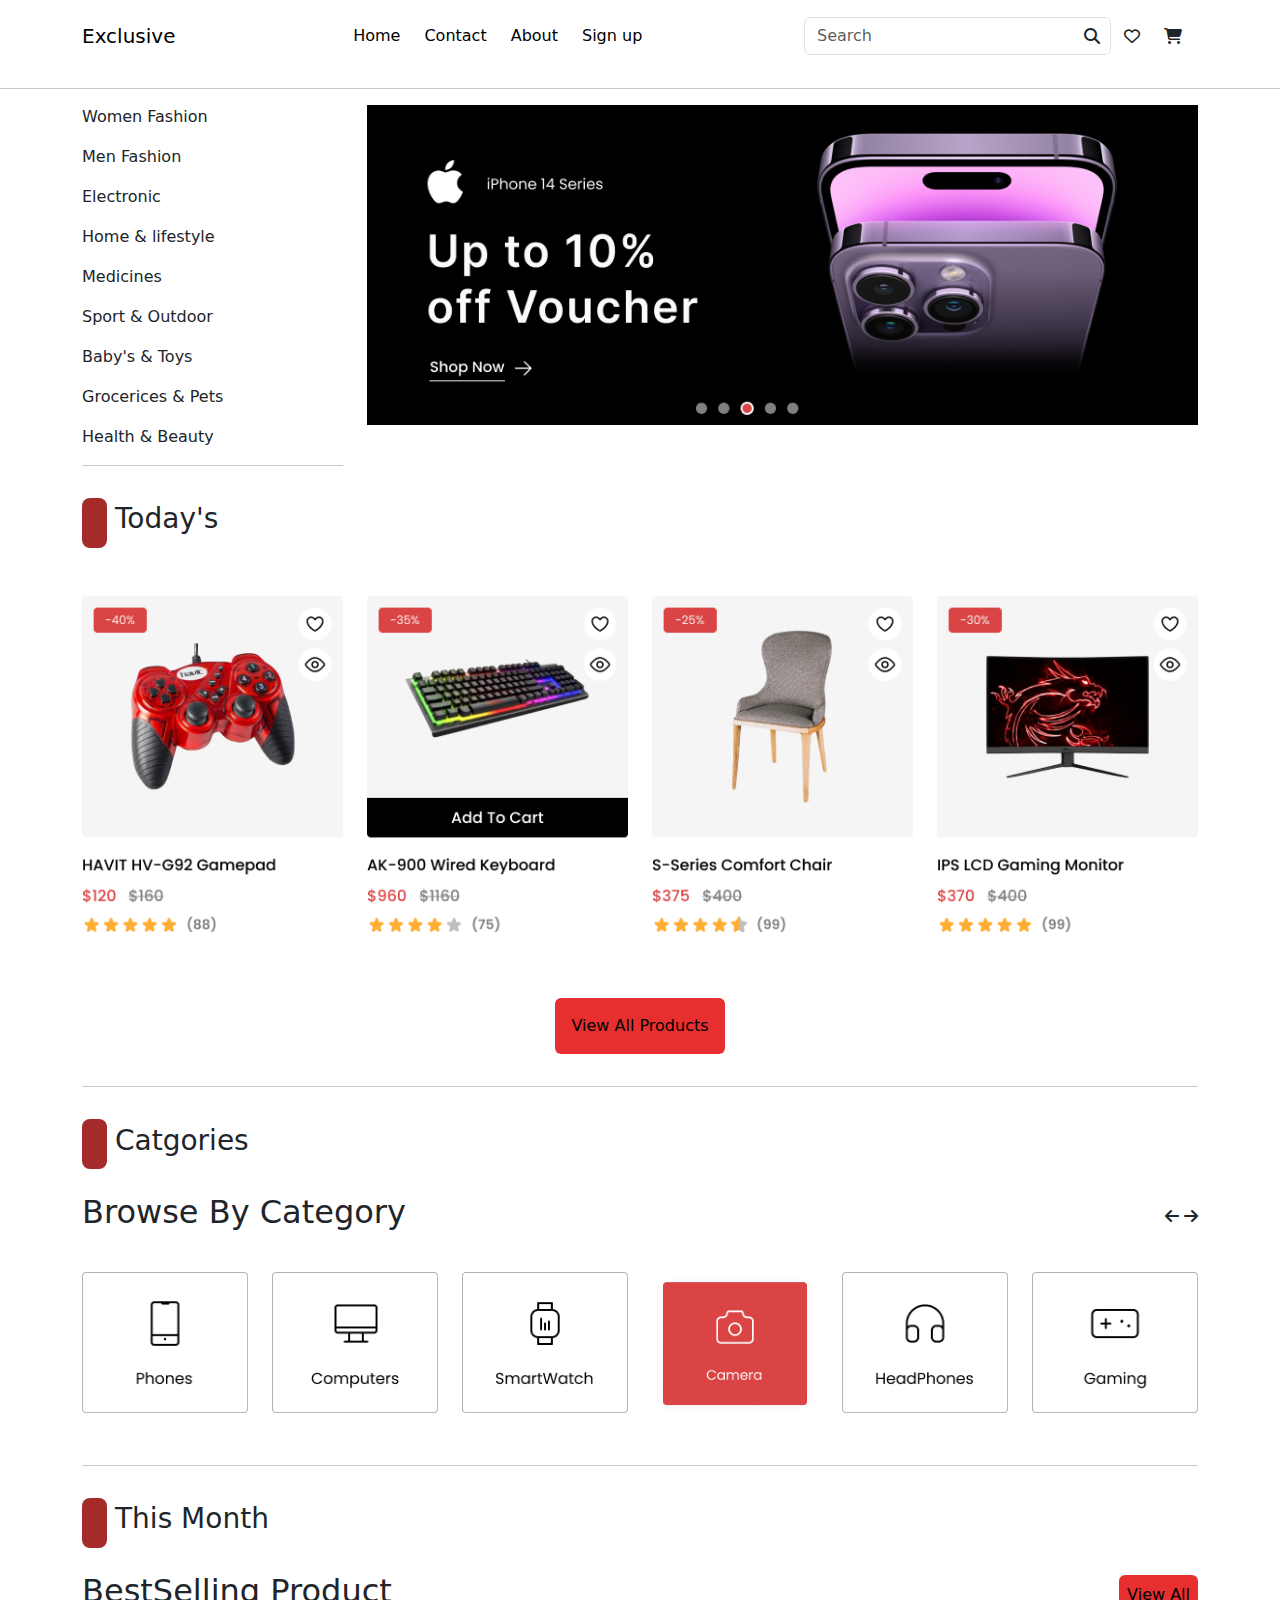
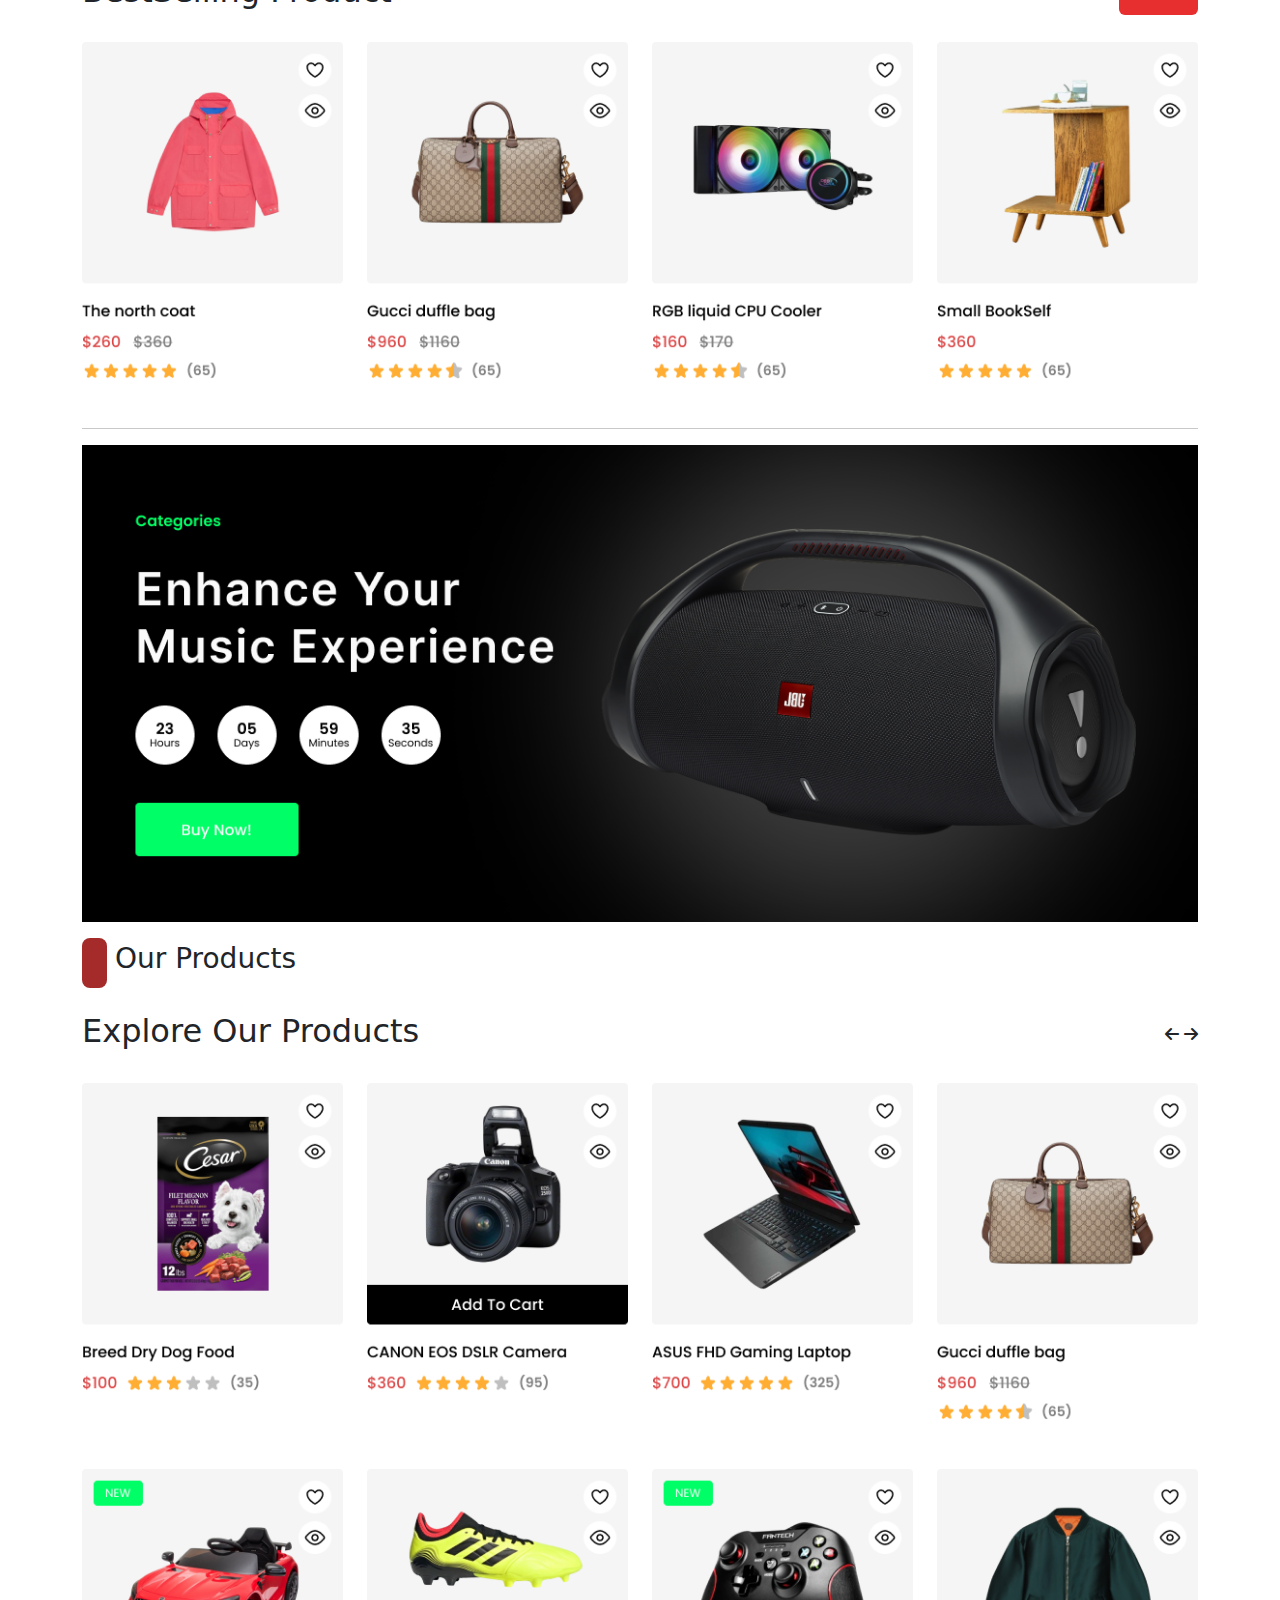
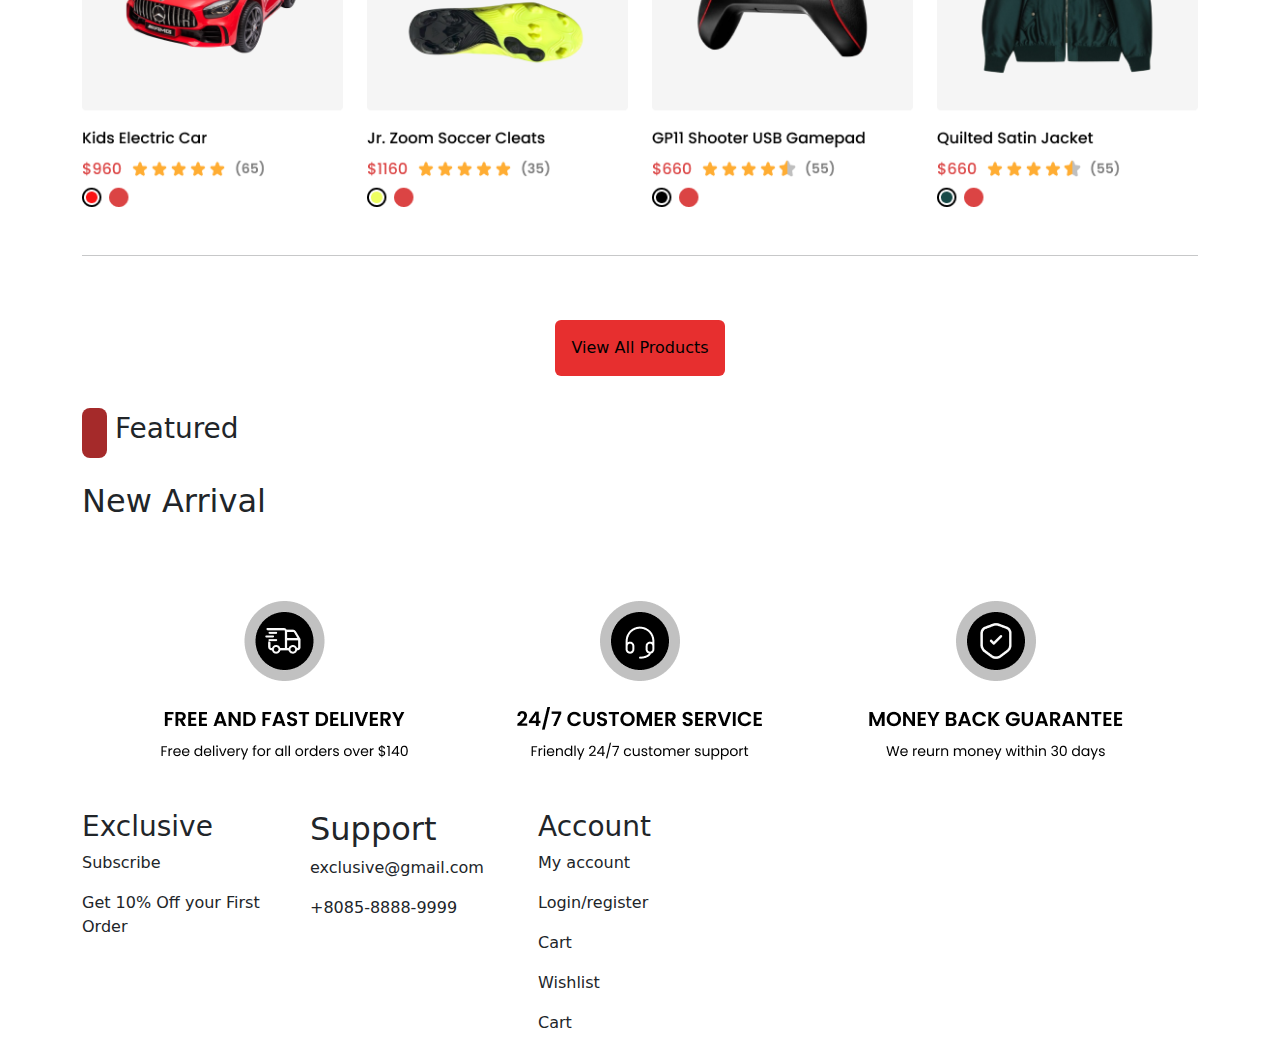
<file: index.html>
<!doctype html>
<html lang="en">

<head>
  <meta charset="utf-8">
  <meta name="viewport" content="width=device-width, initial-scale=1">
  <title>Bootstrap demo</title>
  <link rel="stylesheet" href="https://cdnjs.cloudflare.com/ajax/libs/font-awesome/6.7.2/css/all.min.css"
    integrity="sha512-Evv84Mr4kqVGRNSgIGL/F/aIDqQb7xQ2vcrdIwxfjThSH8CSR7PBEakCr51Ck+w+/U6swU2Im1vVX0SVk9ABhg=="
    crossorigin="anonymous" referrerpolicy="no-referrer" />
  <link rel="stylesheet" href="https://cdnjs.cloudflare.com/ajax/libs/font-awesome/6.7.2/css/all.min.css"
    integrity="sha512-Evv84Mr4kqVGRNSgIGL/F/aIDqQb7xQ2vcrdIwxfjThSH8CSR7PBEakCr51Ck+w+/U6swU2Im1vVX0SVk9ABhg=="
    crossorigin="anonymous" referrerpolicy="no-referrer" />
  <link href="https://cdn.jsdelivr.net/npm/bootstrap@5.3.3/dist/css/bootstrap.min.css" rel="stylesheet"
    integrity="sha384-QWTKZyjpPEjISv5WaRU9OFeRpok6YctnYmDr5pNlyT2bRjXh0JMhjY6hW+ALEwIH" crossorigin="anonymous">
  <link rel="stylesheet" href="style.css">
</head>

<body>

  <!--navbar start  -->
  <nav class="navbar navbar-expand-lg  " style="background-color: white;">
    <div class="container d-flex justify-conten-around py-2">
      <a class="navbar-brand" href="#">Exclusive</a>
      <button class="navbar-toggler" type="button" data-bs-toggle="collapse" data-bs-target="#navbarSupportedContent"
        aria-controls="navbarSupportedContent" aria-expanded="false" aria-label="Toggle navigation">
        <span class="navbar-toggler-icon"></span>
      </button>
      <div class="collapse navbar-collapse" id="navbarSupportedContent">
        <ul class="navbar-nav me-auto mb-2 mb-lg-0 mx-auto gap-2">
          <li class="nav-item">
            <a class="nav-link active" aria-current="page" href="#">Home</a>
          </li>
          <li class="nav-item">
            <a class="nav-link active" aria-current="page" href="#">Contact</a>
          </li>

          <li class="nav-item">
            <a class="nav-link active" aria-current="page" href="#">About</a>
          </li>

          <li class="nav-item">
            <a class="nav-link active" aria-current="page" href="#">Sign up</a>
          </li>

        </ul>
        <form class="d-flex" role="search">
          <input class="form-control me-2" size="30" type="search" placeholder="Search" aria-label="Search">
          <i class="fa-solid fa-magnifying-glass d-flex justify-conten-center align-items-center serc-icon me-2"></i>
          <!-- <button class="btn btn-outline-success" type="submit">Search</button> -->
          <div class="d-flex justify-conten-center align-items-center gap-4 mx-3">
            <i class="fa-regular fa-heart"></i>
            <i class="fa-solid fa-cart-shopping"></i>
          </div>
        </form>
      </div>
    </div>

  </nav>
  <hr>
  <!-- navbar end -->

  <!-- section 2 start -->

  <div class="container">
    <div class="row">
      <div class="col-3 col-md-3 col-12">
        <p>Women Fashion</p>
        <p>Men Fashion</p>
        <p>Electronic</p>
        <p>Home & lifestyle</p>
        <p>Medicines</p>
        <p>Sport & Outdoor</p>
        <p>Baby's & Toys</p>
        <p>Grocerices & Pets</p>
        <p>Health & Beauty</p>


        <hr class="d-flex flex-column align-items-end">
      </div>

      <div class="col-9 col-md-9 col-12">
        <img src="images/Frame 560.png" alt="" class="img-fluid">
      </div>

    </div>
  </div>

  <!-- second end -->

  <!-- third start -->

  <div class="container">
    <div class="row ">
      <div class="col-12 d-flex align-items-center gap-2 mt-3">
        <div class="red-box"></div>
        <h3>Today's</h3>
      </div>

      <!-- <div class="col d-flex ">
      
        <p class="">Days</p>
        <p class="">Hours</p>
        <p class="">Minutes</p>
        <p class="">Second</p>
 
      </div>

      <div class="col ">
       
      </div>
      <div class="col ">
        <div class="d-flex align-items-center justify-content-between">
          <h2>Flash Sale</h2>
          <h2>03:</h2>
          <h2>23:</h2>
          <h2>19:</h2>
          <h2>56</h2>
        
          <div>
            <i class="fa-solid fa-arrow-left "></i>
            <i class="fa-solid fa-arrow-right "></i>
          </div>
        </div>
      </div>
    -->

    </div>
  </div>

  <div class="container mt-5">
    <div class="row ">
      <div class="col-3 col-lg-3 col-md-6 col-12 d-flex justify-content-center ">
        <img src="images/Cart With Flat Discount.png" class="img-fluid" alt="">

      </div>
      <div class="col-3 col-lg-3 col-md-6 col-12 d-flex justify-content-center">
        <img src="images/Cart With Flat Discount (1).png" class="img-fluid" alt="">

      </div>
      <div class="col-3 col-lg-3 col-md-6 col-12 d-flex justify-content-center">
        <img src="images/Cart With Flat Discount (3).png" class="img-fluid" alt="">
      </div>
      <div class="col-3 col-lg-3 col-md-6 col-12 d-flex justify-content-center">
        <img src="images/Cart With Flat Discount (2).png" class="img-fluid" alt="">
      </div>
      <!-- <button class="mt-4 text-center d-flex justify-content-center align-items-center w-50">View All Products</button> -->
    </div>
    <div class="text-center mt-5 p-3 ">
      <button class="p-3 rounded prod-butt">View All Products</button>
    </div>
    <hr>
  </div>

  <div class="container">
    <div class="row ">
      <div class="col-12 d-flex align-items-center gap-2 mt-3">
        <div class="red-box"></div>
        <h3>Catgories</h3>
      </div>

      <div class="col mt-4">
        <div class="d-flex  align-items-center justify-content-between">
          <h2>Browse By Category</h2>
          <div>
            <i class="fa-solid fa-arrow-left "></i>
            <i class="fa-solid fa-arrow-right "></i>
          </div>
        </div>
      </div>

    </div>
  </div>

  <div class="container mt-4">
    <div class="row mb-5">
      <div class="col-2 col-lg-2 col-md-4 col-sm-6 col-12 text-center  mt-2">
        <img src="images/Category-Phone.png" class="img-fluid" alt="">
      </div>
      <div class="col-2 col-lg-2 col-md-4 col-sm-6 col-12 text-center  mt-2">
        <img src="images/Category-Phone (1).png" class="img-fluid" alt="">
      </div>
      <div class="col-2 col-lg-2 col-md-4 col-sm-6 col-12 text-center mt-2">
        <img src="images/Category-Phone (2).png" class="img-fluid" alt="">
      </div>
      <div class="col-2 col-lg-2 col-md-4 col-sm-6 col-12 text-center  mt-2">
        <img src="images/Category-Phone (3).png" class="img-fluid" alt="">
      </div>
      <div class="col-2 col-lg-2 col-md-4 col-sm-6 col-12 text-center  mt-2">
        <img src="images/Category-Phone (4).png" class="img-fluid" alt="">
      </div>
      <div class="col-2 col-lg-2 col-md-4 col-sm-6 col-12 text-center  mt-2">
        <img src="images/Category-Phone (5).png" class="img-fluid" alt="">
      </div>
    </div>
    <hr>
  </div>


  <div class="container">
    <div class="row ">
      <div class="col-12 d-flex align-items-center gap-2 mt-3">
        <div class="red-box"></div>
        <h3>This Month</h3>
      </div>

      <div class="col mt-4">
        <div class="d-flex  align-items-center justify-content-between">
          <h2>BestSelling Product</h2>
          <div class="d-flex align-items-center">
          <button class="p-2 prod-butt rounded">View All</button>
          </div>
        </div>
      </div>

    </div>
  </div>

  <div class="container mt-4">
    <div class="row mb-5">
      <div class="col-3 col-lg-3 col-md-6  col-12 text-center">
        <img src="images/Cart (7).png" class="img-fluid" alt="">
      </div>
      <div class="col-3 col-lg-3 col-md-6  col-12 text-center">
        <img src="images/Cart (8).png" class="img-fluid" alt="">
      </div>
      <div class="col-3 col-lg-3 col-md-6  col-12 text-center">
        <img src="images/Cart (9).png" class="img-fluid" alt="">
      </div>
      <div class="col-3 col-lg-3 col-md-6  col-12 text-center">
        <img src="images/Cart (10).png" class="img-fluid" alt="">
      </div>
     
    </div>
    <hr>
  </div>

    <div class="container mt-2">
         <img src="images/Frame 600.png" alt="" class="img-fluid">
    </div>

    <div class="container">
      <div class="row ">
        <div class="col-12 d-flex align-items-center gap-2 mt-3">
          <div class="red-box"></div>
          <h3>Our Products</h3>
        </div>
  
        <div class="col mt-4">
          <div class="d-flex  align-items-center justify-content-between">
            <h2>Explore Our Products</h2>
            <div>
              <i class="fa-solid fa-arrow-left "></i>
              <i class="fa-solid fa-arrow-right "></i>
            </div>
          </div>
        </div>
  
      </div>
    </div>

    <div class="container mt-4">
      <div class="row mb-5">
        <div class="col-3 col-lg-3 col-md-6  col-12 text-center">
          <img src="images/Cart (11).png" class="img-fluid" alt="">
        </div>
        <div class="col-3 col-lg-3 col-md-6  col-12 text-center">
          <img src="images/Cart (1).png" class="img-fluid" alt="">
        </div>
        <div class="col-3 col-lg-3 col-md-6  col-12 text-center">
          <img src="images/Cart (2).png" class="img-fluid" alt="">
        </div>
        <div class="col-3 col-lg-3 col-md-6  col-12 text-center">
          <img src="images/Cart (8).png" class="img-fluid" alt="">
        </div>
       
      </div>
    </div>

    <div class="container mt-4">
      <div class="row mb-5">
        <div class="col-3 col-lg-3 col-md-6  col-12 text-center">
          <img src="images/Cart (3).png" class="img-fluid" alt="">
        </div>
        <div class="col-3 col-lg-3 col-md-6  col-12 text-center">
          <img src="images/Cart (4).png" class="img-fluid" alt="">
        </div>
        <div class="col-3 col-lg-3 col-md-6  col-12 text-center">
          <img src="images/Cart (5).png" class="img-fluid" alt="">
        </div>
        <div class="col-3 col-lg-3 col-md-6  col-12 text-center">
          <img src="images/Cart (6).png" class="img-fluid" alt="">
        </div>
       
      </div>
      <hr>
      <div class="text-center mt-5 p-3 ">
        <button class="p-3 rounded prod-butt">View All Products</button>
      </div>
    </div>

    <div class="container">
      <div class="row ">
        <div class="col-12 d-flex align-items-center gap-2 mt-3">
          <div class="red-box"></div>
          <h3>Featured</h3>
        </div>
  
        <div class="col mt-4">
          <div class="d-flex  align-items-center justify-content-between">
            <h2>New Arrival</h2>
          </div>
        </div>
  
      </div>
    </div>


    <div class="container mt-3 p-5 text-center ">
      <div class="row">
        <div class="col mt-sm-2">
          <img src="images/Frame 701.png" alt="">
        </div>
        <div class="col mt-sm-2">
          <img src="images/Frame 702.png" alt="">
        </div>
        <div class="col mt-sm-2">
          <img src="images/Frame 704.png" alt="">
        </div>
      </div>
    </div>

  <!-- footer -->
    <div class="container">
      <div class="row">
        <div class="col">
          <h3>Exclusive</h3>
          <p>Subscribe</p>
          <p>Get 10% Off your First Order</p>
        </div>
        <div class="col">
          <h2>Support</h2>
          <p>exclusive@gmail.com</p>
          <p>+8085-8888-9999</p>
        </div>
     
        <div class="col">
          <h3>Account</h3>
          <p>My account</p>
          <p>Login/register</p>
          <p>Cart</p>
          <p>Wishlist</p>
          <p>Cart</p>
        </div>
        <div class="col">
         
        </div>
        <div class="col"></div>
      </div>
    </div>




  <script src="https://cdn.jsdelivr.net/npm/bootstrap@5.3.3/dist/js/bootstrap.bundle.min.js"
    integrity="sha384-YvpcrYf0tY3lHB60NNkmXc5s9fDVZLESaAA55NDzOxhy9GkcIdslK1eN7N6jIeHz"
    crossorigin="anonymous"></script>
</body>

</html>
</file>
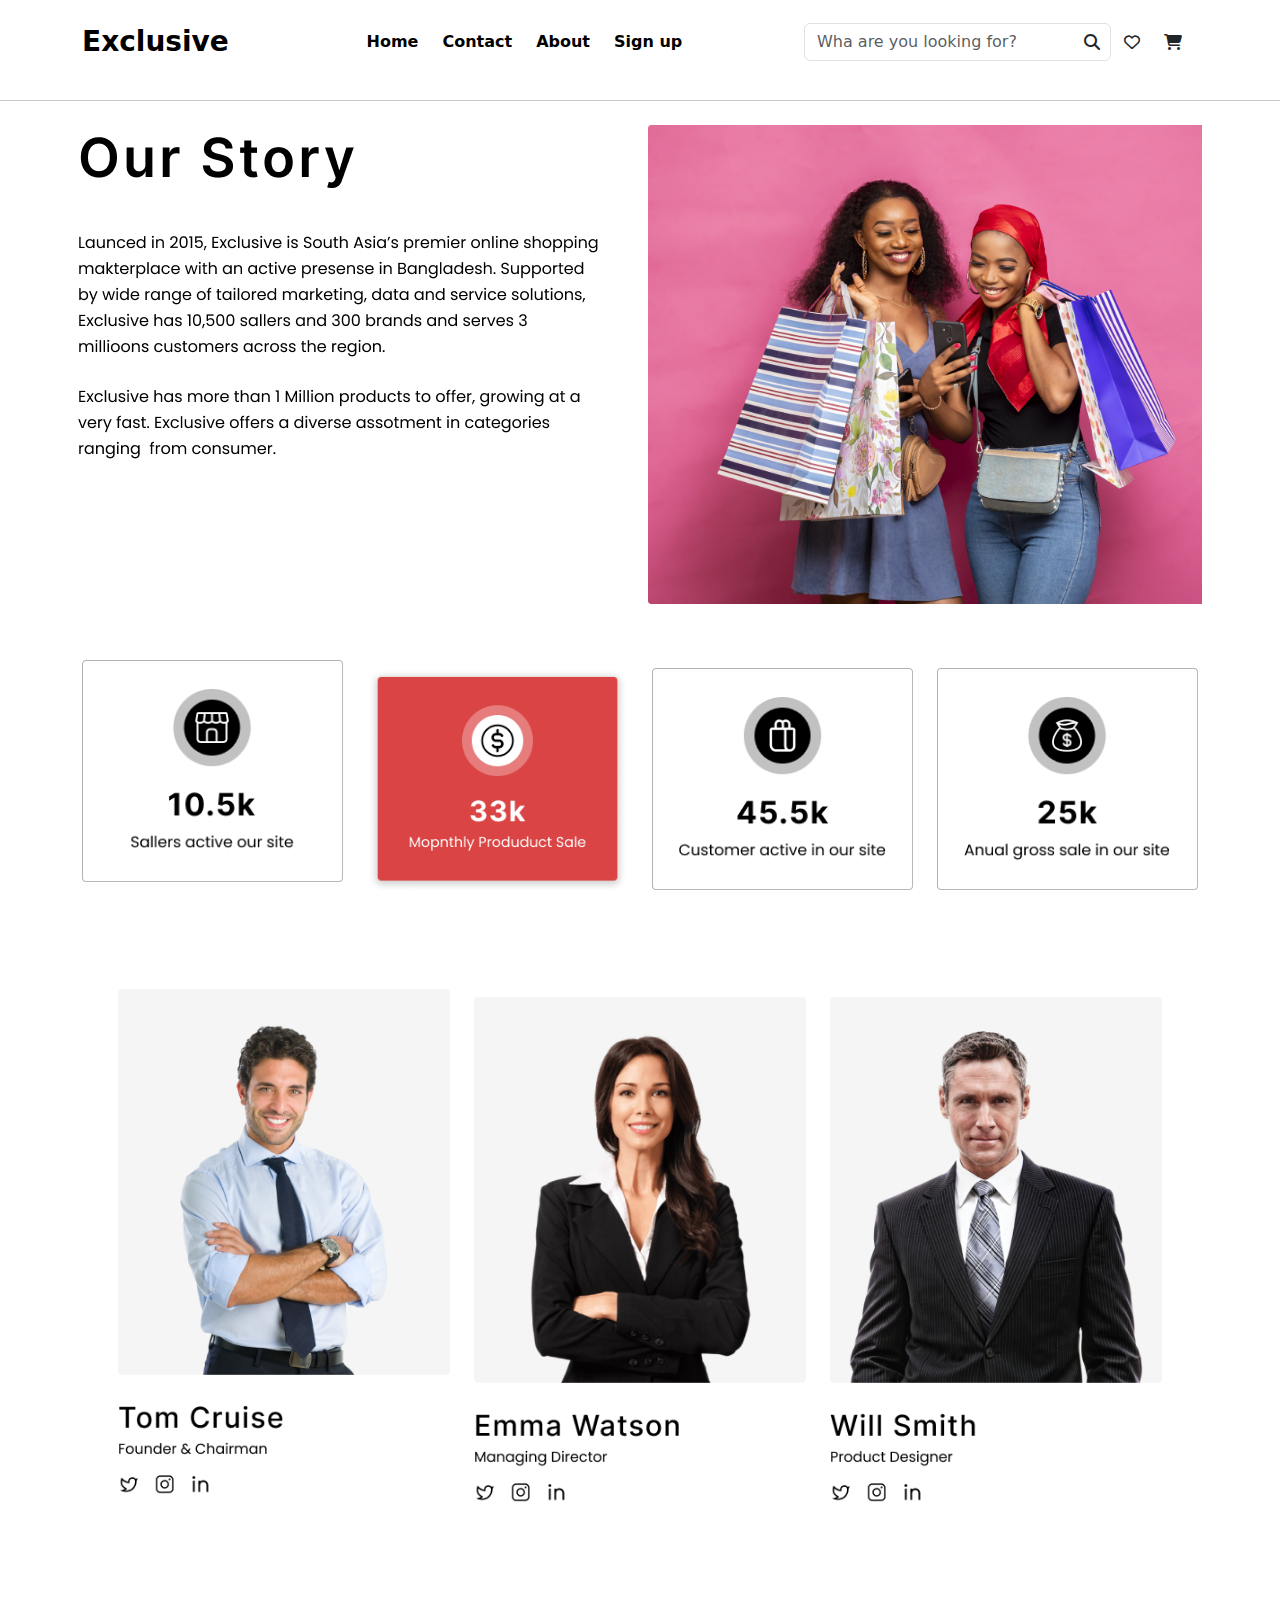
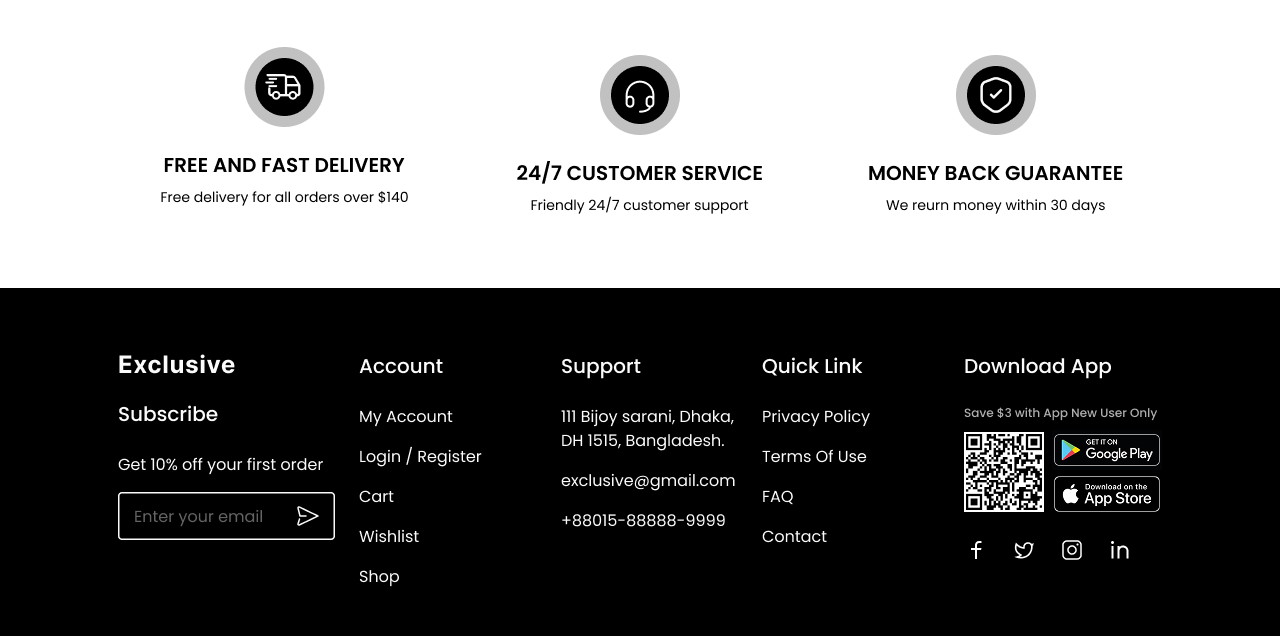
<file: about.html>
<!doctype html>
<html lang="en">

<head>
  <meta charset="utf-8">
  <meta name="viewport" content="width=device-width, initial-scale=1">
  <title>Bootstrap demo</title>
  <link rel="stylesheet" href="https://cdnjs.cloudflare.com/ajax/libs/font-awesome/6.7.2/css/all.min.css"
    integrity="sha512-Evv84Mr4kqVGRNSgIGL/F/aIDqQb7xQ2vcrdIwxfjThSH8CSR7PBEakCr51Ck+w+/U6swU2Im1vVX0SVk9ABhg=="
    crossorigin="anonymous" referrerpolicy="no-referrer" />
  <link href="https://cdn.jsdelivr.net/npm/bootstrap@5.3.3/dist/css/bootstrap.min.css" rel="stylesheet"
    integrity="sha384-QWTKZyjpPEjISv5WaRU9OFeRpok6YctnYmDr5pNlyT2bRjXh0JMhjY6hW+ALEwIH" crossorigin="anonymous">
  <link rel="stylesheet" href="about.css">
</head>

<body>


  <!--navbar start  -->
  <nav class="navbar navbar-expand-lg  " style="background-color: white;">
    <div class="container d-flex justify-conten-around py-2">
      <a class="navbar-brand fw-bold fs-3" href="#">Exclusive</a>
      <button class="navbar-toggler" type="button" data-bs-toggle="collapse" data-bs-target="#navbarSupportedContent"
        aria-controls="navbarSupportedContent" aria-expanded="false" aria-label="Toggle navigation">
        <span class="navbar-toggler-icon"></span>
      </button>
      <div class="collapse navbar-collapse" id="navbarSupportedContent">
        <ul class="navbar-nav me-auto mb-2 mb-lg-0 mx-auto gap-2">
          <li class="nav-item">
            <a class="nav-link active fw-bold" aria-current="page" href="./index.html">Home</a>
          </li>
          <li class="nav-item">
            <a class="nav-link active fw-bold" aria-current="page" href="contact.html">Contact</a>
          </li>

          <li class="nav-item">
            <a class="nav-link active fw-bold" aria-current="page" href="./about.html">About</a>
          </li>

          <li class="nav-item">
            <a class="nav-link active fw-bold" aria-current="page" href="sign-up.html">Sign up</a>
          </li>

        </ul>
        <form class="d-flex" role="search">
          <input class="form-control me-2" size="30" type="search" placeholder="Wha are you looking for?"
            aria-label="Search">
          <i class="fa-solid fa-magnifying-glass d-flex justify-conten-center align-items-center serc-icon me-2"></i>
          <!-- <button class="btn btn-outline-success" type="submit">Search</button> -->
          <div class="d-flex justify-conten-center align-items-center gap-4 mx-3">
            <i class="fa-regular fa-heart"></i>
            <i class="fa-solid fa-cart-shopping"></i>
          </div>
        </form>
      </div>
    </div>

  </nav>
  <hr>
  <!-- navbar end -->



  <div class="container mb-5">
    <div class="row d-flex ">
      <div class=" col-6 col-lg-6 col-md-6 col-12 p-2 ">
        <div class=" ">
          <img src="images/Frame 869.png" alt="" class="img-fluid">
        </div>
      </div>
      <div class=" col-6 col-lg-6 col-md-6 col-12 p-2 ">
        <div class="">
          <img src="images/Side Image.png" alt="" class="img-fluid">
        </div>

      </div>
    </div>

  </div>

  <div class="container mt-5">
    <div class="row">
      <div class="col-3 col-lg-3 col-md-6 col-12 text-center">
        <img src="images/Frame 870.png" alt="" class="img-fluid">
      </div>
      <div class="col-3 col-lg-3 col-md-6 col-12 text-center mt-2">
         <img src="images/Frame 871.png" alt="" class="img-fluid">
      </div>
      <div class="col-3 col-lg-3 col-md-6 col-12 text-center mt-2">
         <img src="images/Frame 872.png" alt="" class="img-fluid">
      </div>
      <div class="col-3 col-lg-3 col-md-6 col-12 text-center mt-2">
         <img src="images/Frame 873.png" alt="" class="img-fluid">
      </div>
    </div>
  </div>

  <div class="container mt-5 p-5">
    <div class="row  justify-conten-around">
      <div class="col-4 col-lg-4 col-md-6 col-12 text-center">
        <img src="images/Frame 888.png" alt="" class="img-fluid">
      </div>
      <div class="col-4 col-lg-4 col-md-6 col-12 text-center mt-2">
         <img src="images/Frame 887.png" alt="" class="img-fluid">
      </div>
      <div class="col-4 col-lg-4 col-md-6 col-12 text-center mt-2">
         <img src="images/Frame 889.png" alt="" class="img-fluid">
      </div>
     
    </div>
  </div>


  
  <div class="container mt-5 p-5">
    <div class="row  justify-conten-around">
      <div class="col-4 col-lg-4 col-md-6 col-12 text-center">
        <img src="images/Frame 701.png" alt="" class="img-fluid">
      </div>
      <div class="col-4 col-lg-4 col-md-6 col-12 text-center mt-2">
         <img src="images/Frame 702 (1).png" alt="" class="img-fluid">
      </div>
      <div class="col-4 col-lg-4 col-md-6 col-12 text-center mt-2">
         <img src="images/Frame 703.png" alt="" class="img-fluid">
      </div>
     
    </div>
  </div>

 <!-- footer -->
 <div class="container-fluid foot mt-4">
  <div class="container p-5">
    <div class="row">
      <div class="col mt-3">
      <img src="images/Frame 717.png" alt="">
      </div>
      <div class="col mt-3">
    <img src="images/Frame 711.png" alt="">
      </div>
   
      <div class="col mt-3">
      <img src="images/Frame 713.png" alt=""> 
      </div>
      <div class="col mt-3">
      <img src="images/Frame 709.png" alt=""> 
      </div>
      <div class="col mt-3">
        <img src="images/Frame 742.png" alt="">
      </div>
    </div>
  </div>
</div>
 
<!-- footer end -->















  <script src="https://cdn.jsdelivr.net/npm/bootstrap@5.3.3/dist/js/bootstrap.bundle.min.js"
    integrity="sha384-YvpcrYf0tY3lHB60NNkmXc5s9fDVZLESaAA55NDzOxhy9GkcIdslK1eN7N6jIeHz"
    crossorigin="anonymous"></script>
</body>

</html>
</file>
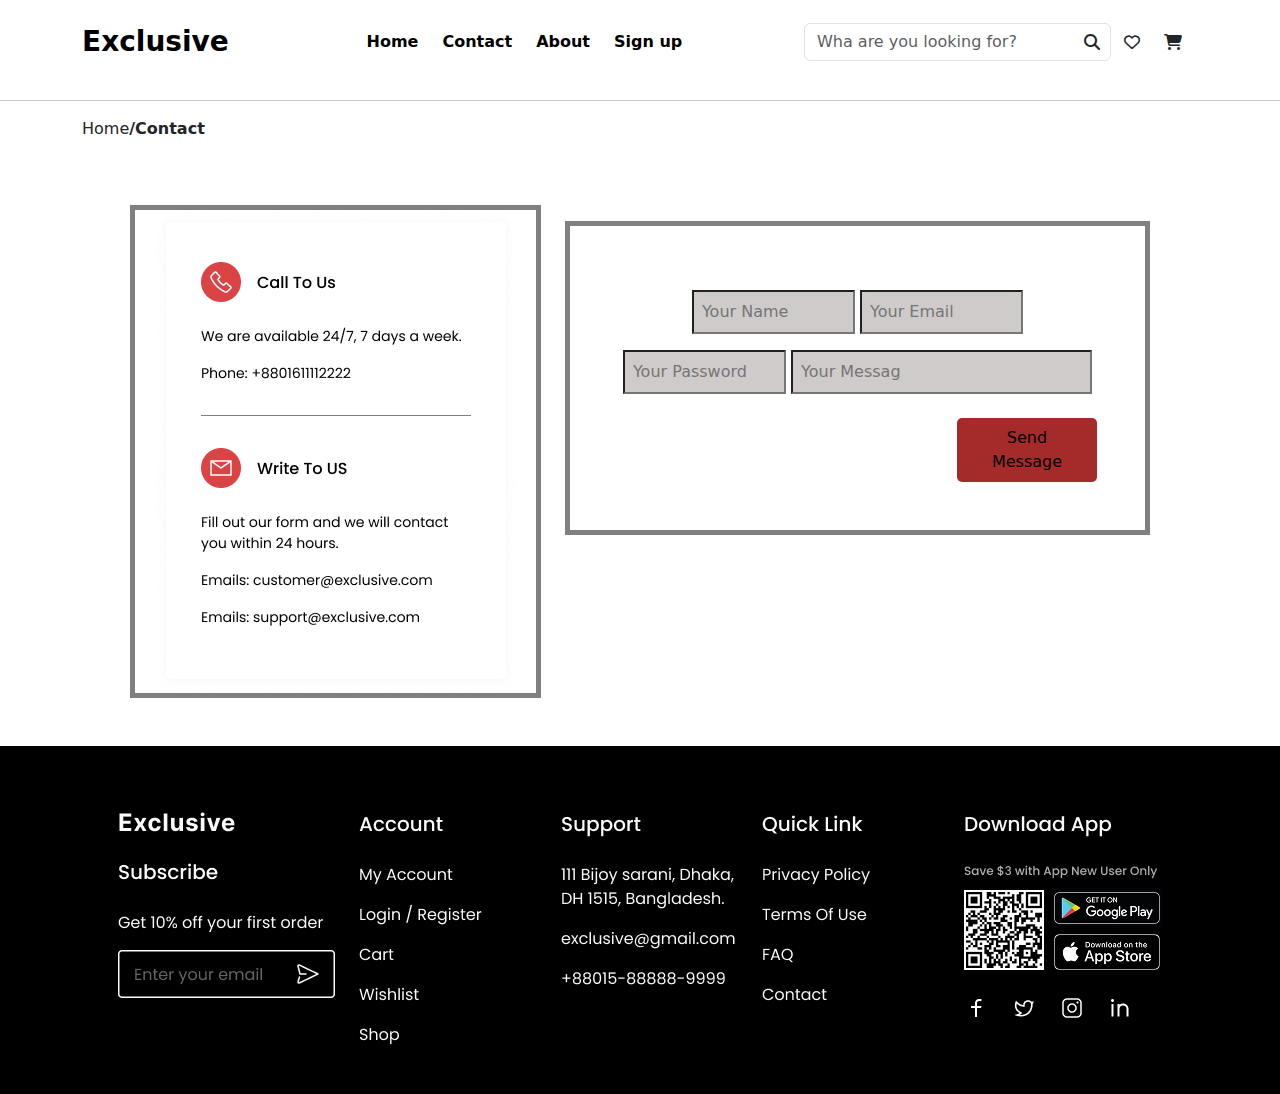
<file: contact.html>
<!doctype html>
<html lang="en">

<head>
    <meta charset="utf-8">
    <meta name="viewport" content="width=device-width, initial-scale=1">
    <title>Bootstrap demo</title>
    <link rel="stylesheet" href="https://cdnjs.cloudflare.com/ajax/libs/font-awesome/6.7.2/css/all.min.css"
        integrity="sha512-Evv84Mr4kqVGRNSgIGL/F/aIDqQb7xQ2vcrdIwxfjThSH8CSR7PBEakCr51Ck+w+/U6swU2Im1vVX0SVk9ABhg=="
        crossorigin="anonymous" referrerpolicy="no-referrer" />
    <link href="https://cdn.jsdelivr.net/npm/bootstrap@5.3.3/dist/css/bootstrap.min.css" rel="stylesheet"
        integrity="sha384-QWTKZyjpPEjISv5WaRU9OFeRpok6YctnYmDr5pNlyT2bRjXh0JMhjY6hW+ALEwIH" crossorigin="anonymous">
    <link rel="stylesheet" href="contact.css">
</head>

<body>


    <!--navbar start  -->
    <nav class="navbar navbar-expand-lg  " style="background-color: white;">
        <div class="container d-flex justify-conten-around py-2">
            <a class="navbar-brand fw-bold fs-3" href="#">Exclusive</a>
            <button class="navbar-toggler" type="button" data-bs-toggle="collapse"
                data-bs-target="#navbarSupportedContent" aria-controls="navbarSupportedContent" aria-expanded="false"
                aria-label="Toggle navigation">
                <span class="navbar-toggler-icon"></span>
            </button>
            <div class="collapse navbar-collapse" id="navbarSupportedContent">
                <ul class="navbar-nav me-auto mb-2 mb-lg-0 mx-auto gap-2">
                    <li class="nav-item">
                        <a class="nav-link active fw-bold" aria-current="page" href="./index.html">Home</a>
                    </li>
                    <li class="nav-item">
                        <a class="nav-link active fw-bold" aria-current="page" href="./contact.html">Contact</a>
                    </li>

                    <li class="nav-item">
                        <a class="nav-link active fw-bold" aria-current="page" href="about.html">About</a>
                    </li>

                    <li class="nav-item">
                        <a class="nav-link active fw-bold" aria-current="page" href="sign-up.html">Sign up</a>
                    </li>

                </ul>
                <form class="d-flex" role="search">
                    <input class="form-control me-2" size="30" type="search" placeholder="Wha are you looking for?"
                        aria-label="Search">
                    <i
                        class="fa-solid fa-magnifying-glass d-flex justify-conten-center align-items-center serc-icon me-2"></i>
                    <!-- <button class="btn btn-outline-success" type="submit">Search</button> -->
                    <div class="d-flex justify-conten-center align-items-center gap-4 mx-3">
                        <i class="fa-regular fa-heart"></i>
                        <i class="fa-solid fa-cart-shopping"></i>
                    </div>
                </form>
            </div>
        </div>

    </nav>
    <hr>
    <!-- navbar end -->


    <div class="container">
        <p>Home<span class="fw-bold">/Contact</span></p>
        <div class="row p-5">
            <div class="col-5 col-md-5 col-12">
                <div class="sign-3 text-center">
                    <img src="images/Frame 858.png" alt="" class="img-fluid">
                </div>
            </div>

            <div class="col-7 col-md-7 col-12 justify-content-center  mt-3 ">

                <div class="sign-4 p-5 text-center">
                   <input type="text" placeholder="Your Name"   class="p-2 inpp  mt-3" size="13">
                   <input type="email" placeholder="Your Email " class="p-2 inpp mt-3" size="13">
                   <input type="password" placeholder="Your Password " class="p-2 inpp mt-3" size="13">
                   <input type="text" placeholder="Your Messag " class="p-2 inpp mt-2 inp-lar" size="30" >

                   <!-- <textarea placeholder="Your Message"></textarea> -->
                
                   <div class="d-flex flex-row-reverse"><button class="mt-4 py-2 px-3  p-butt">Send Message </button></div>
                </div>


            </div>


        </div>

    </div>
    </div>


    <!-- footer -->
    <div class="container-fluid foot">
        <div class="container p-5">
            <div class="row">
                <div class="col mt-3">
                    <img src="images/Frame 717.png" alt="">
                </div>
                <div class="col mt-3">
                    <img src="images/Frame 711.png" alt="">
                </div>

                <div class="col mt-3">
                    <img src="images/Frame 713.png" alt="">
                </div>
                <div class="col mt-3">
                    <img src="images/Frame 709.png" alt="">
                </div>
                <div class="col mt-3">
                    <img src="images/Frame 742.png" alt="">
                </div>
            </div>
        </div>
    </div>

    <!-- footer end -->






























    <script src="https://cdn.jsdelivr.net/npm/bootstrap@5.3.3/dist/js/bootstrap.bundle.min.js"
        integrity="sha384-YvpcrYf0tY3lHB60NNkmXc5s9fDVZLESaAA55NDzOxhy9GkcIdslK1eN7N6jIeHz"
        crossorigin="anonymous"></script>
</body>

</html>
</file>
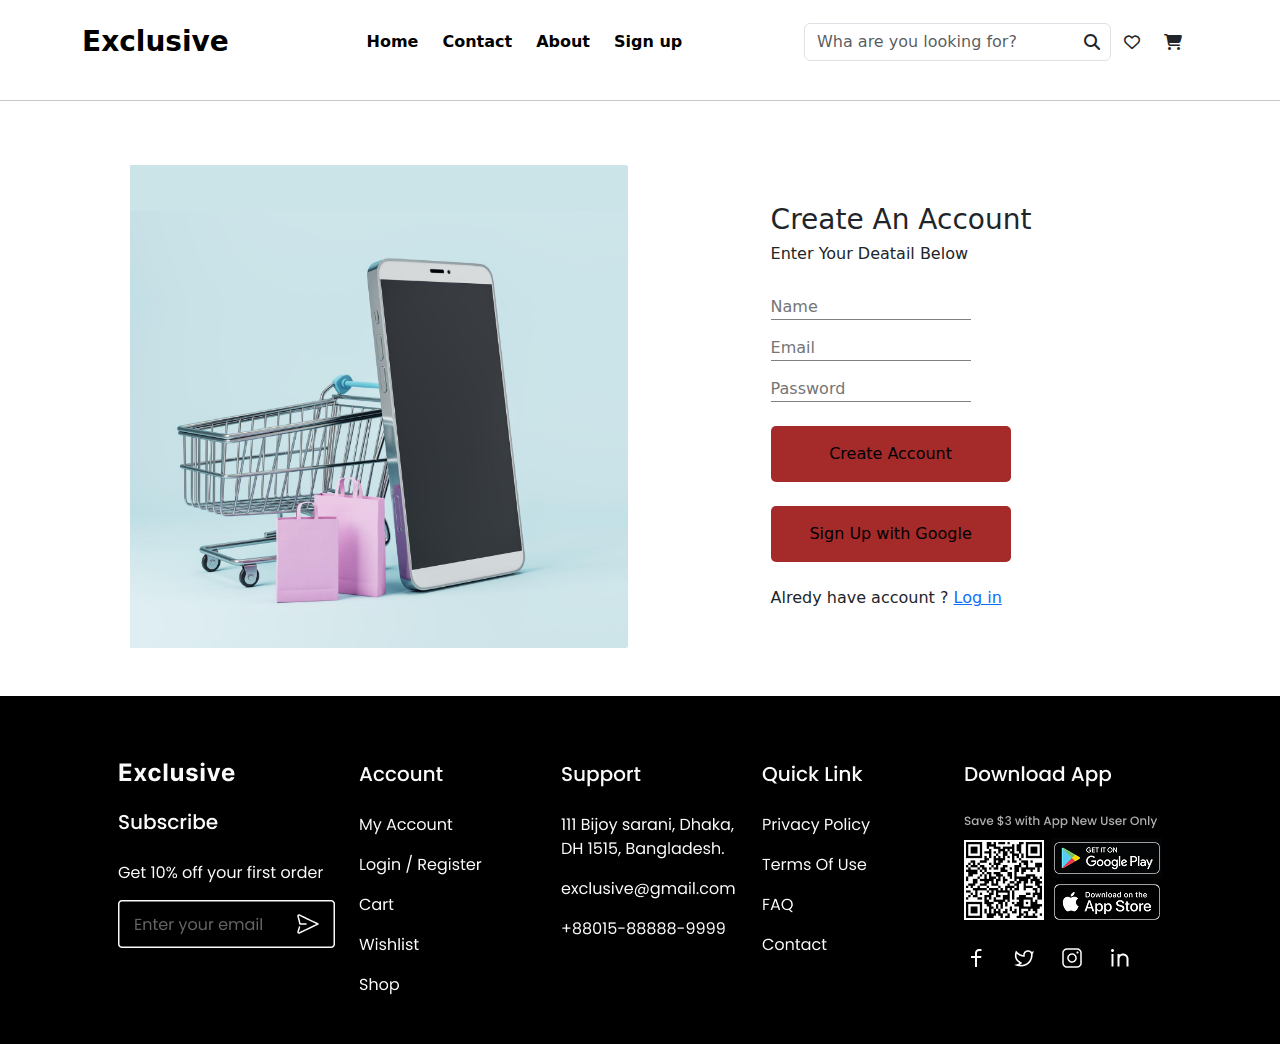
<file: sign-up.html>
<!doctype html>
<html lang="en">

<head>
  <meta charset="utf-8">
  <meta name="viewport" content="width=device-width, initial-scale=1">
  <title>Bootstrap demo</title>
  <link rel="stylesheet" href="https://cdnjs.cloudflare.com/ajax/libs/font-awesome/6.7.2/css/all.min.css"
    integrity="sha512-Evv84Mr4kqVGRNSgIGL/F/aIDqQb7xQ2vcrdIwxfjThSH8CSR7PBEakCr51Ck+w+/U6swU2Im1vVX0SVk9ABhg=="
    crossorigin="anonymous" referrerpolicy="no-referrer" />
  <link href="https://cdn.jsdelivr.net/npm/bootstrap@5.3.3/dist/css/bootstrap.min.css" rel="stylesheet"
    integrity="sha384-QWTKZyjpPEjISv5WaRU9OFeRpok6YctnYmDr5pNlyT2bRjXh0JMhjY6hW+ALEwIH" crossorigin="anonymous">
  <link rel="stylesheet" href="sign-up.css">
</head>

<body>


  <!--navbar start  -->
  <nav class="navbar navbar-expand-lg  " style="background-color: white;">
    <div class="container d-flex justify-conten-around py-2">
      <a class="navbar-brand fw-bold fs-3" href="#">Exclusive</a>
      <button class="navbar-toggler" type="button" data-bs-toggle="collapse" data-bs-target="#navbarSupportedContent"
        aria-controls="navbarSupportedContent" aria-expanded="false" aria-label="Toggle navigation">
        <span class="navbar-toggler-icon"></span>
      </button>
      <div class="collapse navbar-collapse" id="navbarSupportedContent">
        <ul class="navbar-nav me-auto mb-2 mb-lg-0 mx-auto gap-2">
          <li class="nav-item">
            <a class="nav-link active fw-bold" aria-current="page" href="./index.html">Home</a>
          </li>
          <li class="nav-item">
            <a class="nav-link active fw-bold" aria-current="page" href="./contact.html">Contact</a>
          </li>

          <li class="nav-item">
            <a class="nav-link active fw-bold" aria-current="page" href="./about.html">About</a>
          </li>

          <li class="nav-item">
            <a class="nav-link active fw-bold" aria-current="page" href="./sign-up.html">Sign up</a>
          </li>

        </ul>
        <form class="d-flex" role="search">
          <input class="form-control me-2" size="30" type="search" placeholder="Wha are you looking for?"
            aria-label="Search">
          <i class="fa-solid fa-magnifying-glass d-flex justify-conten-center align-items-center serc-icon me-2"></i>
          <!-- <button class="btn btn-outline-success" type="submit">Search</button> -->
          <div class="d-flex justify-conten-center align-items-center gap-4 mx-3">
            <i class="fa-regular fa-heart"></i>
            <i class="fa-solid fa-cart-shopping"></i>
          </div>
        </form>
      </div>
    </div>

  </nav>
  <hr>
  <!-- navbar end -->


  <div class="container">
    <div class="row p-5">
      <div class="col-6 col-lg-6 col-md-6 col-12 rsp-1">
        <div class="sign-1">
          <img src="images/Side Image-1.png" alt="">
        </div>
      </div>

      <div class="col-6 col-lg-6 col-md-6 col-12 d-flex justify-content-center align-items-center mt-3">

        <div class="">
          <h3>Create An Account</h3>
        <h6 class="mt-2">Enter Your Deatail Below</h6>

        <form class="mt-3">
          <input type="text" placeholder="Name" class="inp-1 mt-3" size="">
          <div>
            <input type="email" placeholder="Email" class="inp-1 mt-3" size="">
          </div>

          <input type="password" placeholder="Password" class="inp-1 mt-3" size="20">

        </form>

        <div class="d-flex flex-column">
          <button class="mt-4 py-3 px-4  p-butt">Create Account</button>
        <button class="mt-4 py-3 px-4  p-butt">Sign Up with Google </button>
        </div>
        <p class="mt-4">Alredy have account ? <a href="">Log in</a></p>

        </div>


      </div>

    </div>
  </div>


 <!-- footer -->
 <div class="container-fluid foot">
  <div class="container p-5">
    <div class="row">
      <div class="col mt-3">
      <img src="images/Frame 717.png" alt="">
      </div>
      <div class="col mt-3">
    <img src="images/Frame 711.png" alt="">
      </div>
   
      <div class="col mt-3">
      <img src="images/Frame 713.png" alt=""> 
      </div>
      <div class="col mt-3">
      <img src="images/Frame 709.png" alt=""> 
      </div>
      <div class="col mt-3">
        <img src="images/Frame 742.png" alt="">
      </div>
    </div>
  </div>
</div>
 
<!-- footer end -->

















  












  <script src="https://cdn.jsdelivr.net/npm/bootstrap@5.3.3/dist/js/bootstrap.bundle.min.js"
    integrity="sha384-YvpcrYf0tY3lHB60NNkmXc5s9fDVZLESaAA55NDzOxhy9GkcIdslK1eN7N6jIeHz"
    crossorigin="anonymous"></script>
</body>

</html>
</file>
<file: style.css>
*{
    margin: 0;
    padding: 0;
    box-sizing: border-box;
}

/* .nav-item a{
    text-decoration: 5px solid black;
} */


.serc-icon{
    margin-left: -35px;
}

.red-box{
    background-color: brown;
    width: 25px;
    height: 50px;
    border-radius: 8px;
}

.cato-con{
    border-right:1px solid gray;
}

.arr-icon{
    margin-left:300px;
}

.prod-butt{
    background-color: rgb(231, 47, 47);
    border: none;
}
.foot{
    background-color: black;
}


@media (max-width:768px){
    .cato-con{
        display: none;
    }
}
</file>
<file: about.css>
*{
    margin: 0;
    padding: 0;
    box-sizing: border-box;
}

/* .nav-item a{
    text-decoration: 5px solid black;
} */


.serc-icon{
    margin-left: -35px;
}

.foot{
    background-color: black;
}
</file>
<file: contact.css>
*{
    margin: 0;
    padding: 0;
    box-sizing: border-box;
}

/* .nav-item a{
    text-decoration: 5px solid black;
} */


.serc-icon{
    margin-left: -35px;
}

.inp-1{
    border: none;
    border-bottom: 1px solid grey;
}
.p-butt{
    width:140px;
    background-color: brown;
    border: none;
    border-radius: 5px;
  
}


.sign-1{
    width: 100%;
    height: 100%;
}

.sign-3{
    border: 5px solid grey;
}
.sign-4{
    border: 5px solid grey;
    
}
.inpp{
  background-color: rgb(207, 203, 203);
  color: white;
}
.sign-1 img{
    width: 100%;
    height: 100%;
}
.inp-lar{
    /* width: 450px;
    height: 90px; */
}


.foot{
    background-color: black;
}
</file>
<file: sign-up.css>
*{
    margin: 0;
    padding: 0;
    box-sizing: border-box;
}

/* .nav-item a{
    text-decoration: 5px solid black;
} */


.serc-icon{
    margin-left: -35px;
}

.inp-1{
    border: none;
    border-bottom: 1px solid grey;
}
.p-butt{
    width:240px;
    background-color: brown;
    border: none;
    border-radius: 5px;
  
}


.sign-1{
    width: 100%;
    height: 100%;
}

.sign-1 img{
    width: 100%;
    height: 100%;
}

.sign-2{
    width: 50%;
    height: 100%;
}

.sign-2 img{
    width: 100%;
    height: 100%;
}
.foot{
    background-color: black;
}
</file>
